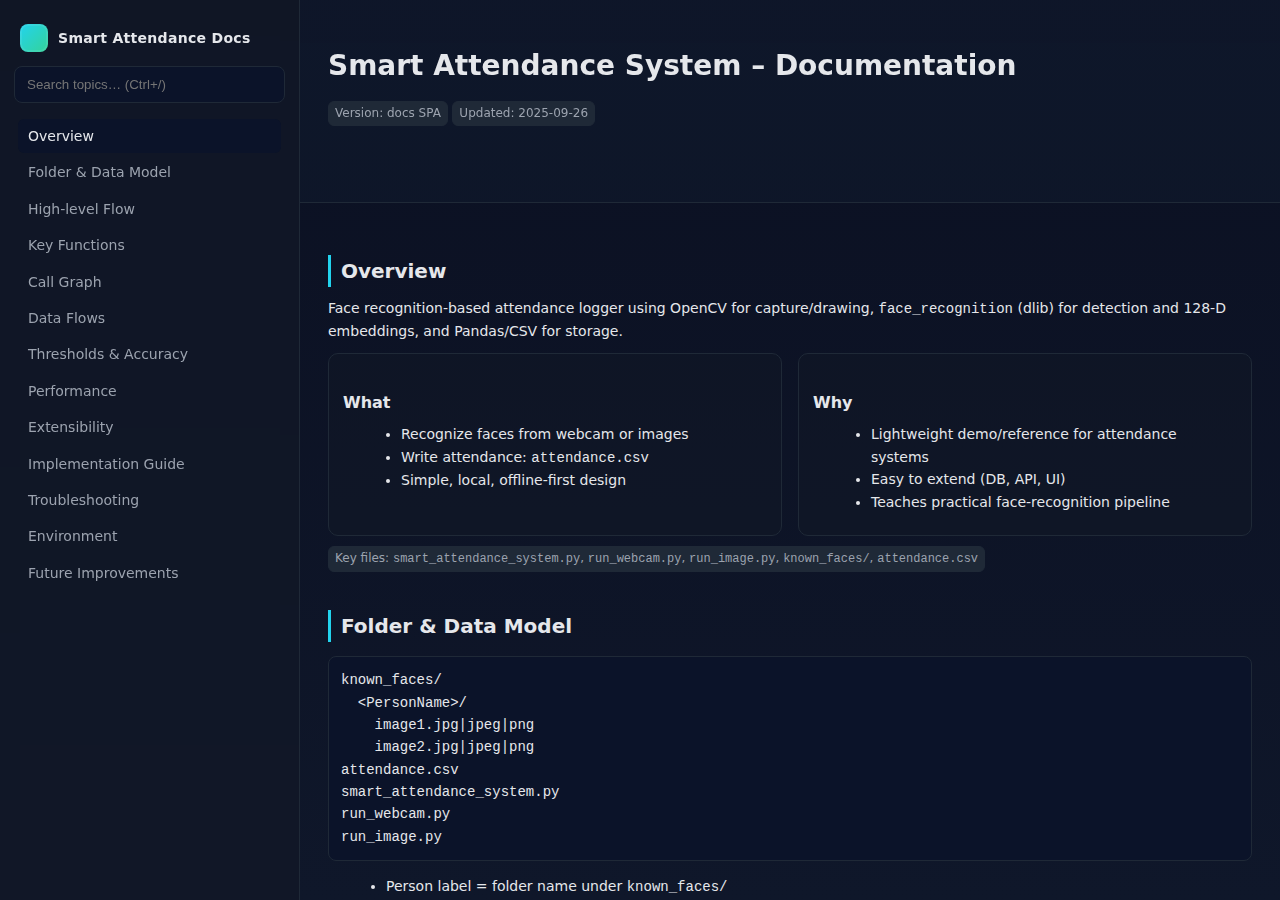
<file: projects/SmartAttendanceSystem/docs/index.html>
<!DOCTYPE html>
<html lang="en">
<head>
  <meta charset="utf-8" />
  <meta name="viewport" content="width=device-width, initial-scale=1" />
  <title>Smart Attendance System – Documentation</title>
  <style>
    :root{
      --bg:#0f172a;          /* slate-900 */
      --panel:#111827;       /* gray-900 */
      --text:#e5e7eb;        /* gray-200 */
      --muted:#9ca3af;       /* gray-400 */
      --brand:#22d3ee;       /* cyan-400 */
      --accent:#34d399;      /* emerald-400 */
      --border:#1f2937;      /* gray-800 */
      --link:#7dd3fc;        /* sky-300 */
      --badge:#1f2937;
    }
    *{box-sizing:border-box}
    html,body{height:100%}
    body{
      margin:0; font:14px/1.6 system-ui, -apple-system, Segoe UI, Roboto, Ubuntu, Cantarell, Noto Sans, "Helvetica Neue", Arial, sans-serif;
      color:var(--text); background:linear-gradient(180deg, #0b1022, var(--bg));
      display:flex; min-height:100vh;
    }
    .sidebar{
      width:300px; max-width:80vw; background:rgba(17,24,39,.8); backdrop-filter: blur(8px);
      border-right:1px solid var(--border); padding:18px 14px; position:sticky; top:0; height:100vh; overflow:auto;
    }
    .brand{display:flex; align-items:center; gap:10px; margin:6px 6px 14px;}
    .brand .logo{width:28px; height:28px; border-radius:8px; background:linear-gradient(135deg,var(--brand),var(--accent)); box-shadow:0 0 0 2px rgba(255,255,255,.08) inset}
    .brand .title{font-weight:700; letter-spacing:.3px}
    .search{position:sticky; top:0; background:inherit; padding-bottom:8px; margin-bottom:8px}
    .search input{width:100%; padding:10px 12px; border-radius:8px; border:1px solid var(--border); background:#0b1329; color:var(--text)}
    nav{margin-top:8px}
    nav a{display:block; color:var(--muted); text-decoration:none; padding:6px 10px; border-radius:6px; margin:2px 4px}
    nav a:hover, nav a.active{background:#0b1329; color:var(--text)}

    .content{
      flex:1; height:100vh; overflow:auto;
    }
    .container{max-width:1100px; margin:0 auto; padding:24px 28px 64px}
    header.hero{padding:8px 0 12px; border-bottom:1px solid var(--border); position:sticky; top:0; background:linear-gradient(180deg, rgba(15,23,42,.95), rgba(15,23,42,.92)); backdrop-filter: blur(6px); z-index:5}
    h1{font-size:28px; margin:12px 0}
    h2{font-size:20px; margin:28px 0 10px; border-left:3px solid var(--brand); padding-left:10px}
    h3{font-size:16px; margin:22px 0 8px}
    p{margin:10px 0}
    code, pre{font-family: ui-monospace, SFMono-Regular, Menlo, Monaco, Consolas, "Liberation Mono", "Courier New", monospace}
    pre{background:#0b1329; border:1px solid var(--border); padding:12px; border-radius:8px; overflow:auto}
    .kbd{border:1px solid var(--border); background:#0b1329; padding:2px 6px; border-radius:6px}
    .badge{display:inline-block; padding:2px 6px; background:var(--badge); border:1px solid var(--border); border-radius:6px; color:var(--muted); font-size:12px}
    .grid{display:grid; grid-template-columns:1fr 1fr; gap:16px}
    .card{border:1px solid var(--border); background:rgba(17,24,39,.6); border-radius:10px; padding:14px}
    ul{margin:8px 0 8px 18px}
    a{color:var(--link)}
    .footer{margin-top:40px; color:var(--muted); font-size:12px}
  </style>
</head>
<body>
  <aside class="sidebar">
    <div class="brand">
      <div class="logo"></div>
      <div class="title">Smart Attendance Docs</div>
    </div>
    <div class="search">
      <input id="search" type="search" placeholder="Search topics… (Ctrl+/)" />
    </div>
    <nav id="toc">
      <a href="#overview" class="active">Overview</a>
      <a href="#structure">Folder & Data Model</a>
      <a href="#flow">High-level Flow</a>
      <a href="#functions">Key Functions</a>
      <a href="#call-graph">Call Graph</a>
      <a href="#data-flows">Data Flows</a>
      <a href="#thresholds">Thresholds & Accuracy</a>
      <a href="#performance">Performance</a>
      <a href="#extensibility">Extensibility</a>
  <a href="#implementation">Implementation Guide</a>
      <a href="#troubleshooting">Troubleshooting</a>
      <a href="#environment">Environment</a>
      <a href="#future">Future Improvements</a>
    </nav>
  </aside>
  <main class="content">
    <header class="hero">
      <div class="container">
        <h1>Smart Attendance System – Documentation</h1>
        <div>
          <span class="badge">Version: docs SPA</span>
          <span class="badge">Updated: 2025‑09‑26</span>
        </div>
      </div>
    </header>

    <div class="container">

      <section id="overview">
        <h2>Overview</h2>
        <p>
          Face recognition-based attendance logger using OpenCV for capture/drawing,
          <code>face_recognition</code> (dlib) for detection and 128‑D embeddings,
          and Pandas/CSV for storage.
        </p>
        <div class="grid">
          <div class="card"><h3>What</h3>
            <ul>
              <li>Recognize faces from webcam or images</li>
              <li>Write attendance: <code>attendance.csv</code></li>
              <li>Simple, local, offline-first design</li>
            </ul>
          </div>
          <div class="card"><h3>Why</h3>
            <ul>
              <li>Lightweight demo/reference for attendance systems</li>
              <li>Easy to extend (DB, API, UI)</li>
              <li>Teaches practical face-recognition pipeline</li>
            </ul>
          </div>
        </div>
        <p class="badge">Key files: <code>smart_attendance_system.py</code>, <code>run_webcam.py</code>, <code>run_image.py</code>, <code>known_faces/</code>, <code>attendance.csv</code></p>
      </section>

      <section id="structure">
        <h2>Folder & Data Model</h2>
        <pre><code>known_faces/
  &lt;PersonName&gt;/
    image1.jpg|jpeg|png
    image2.jpg|jpeg|png
attendance.csv
smart_attendance_system.py
run_webcam.py
run_image.py
</code></pre>
        <ul>
          <li>Person label = folder name under <code>known_faces/</code></li>
          <li>Each image → 128‑D embedding; stored in memory at startup</li>
          <li>CSV columns: <code>Name, Date, Time</code>; one entry per person/day (by default)</li>
        </ul>
        <p class="badge">Implementation: <code>smart_attendance_system.py</code> → constants <code>KNOWN_FACES_DIR</code>, <code>ATTENDANCE_CSV</code></p>
      </section>

      <section id="flow">
        <h2>High‑level Flow</h2>
        <ol>
          <li>Load & encode known faces</li>
          <li>Recognize from webcam or images</li>
          <li>Mark attendance in CSV</li>
        </ol>
        <p class="badge">Implementation: <code>load_and_encode_faces()</code>, <code>recognize_faces_from_video()</code>, <code>recognize_faces_in_image()</code>, <code>mark_attendance()</code></p>
      </section>

      <section id="functions">
        <h2>Key Functions (smart_attendance_system.py)</h2>
        <div class="card">
          <h3>load_and_encode_faces(dir)</h3>
          <p>Scans <code>known_faces/</code>, loads images, computes encodings, returns <code>(known_encodings, known_names)</code>.</p>
          <p class="badge">Defined in: <code>smart_attendance_system.py</code></p>
        </div>
        <div class="card">
          <h3>mark_attendance(name, file, only_once)</h3>
          <p>Appends <code>Name, Date, Time</code> to CSV; can dedupe by day.</p>
          <p class="badge">Defined in: <code>smart_attendance_system.py</code> (writes <code>attendance.csv</code>)</p>
        </div>
        <div class="card">
          <h3>_match_face(enc, known_encs, known_names, threshold)</h3>
          <p>Helper to compute nearest neighbor and return predicted name + distance.</p>
          <p class="badge">Defined in: <code>smart_attendance_system.py</code></p>
        </div>
        <div class="card">
          <h3>recognize_faces_in_image(path, known_encs, known_names, mark)</h3>
          <p>Single‑image pipeline: read → BGR→RGB (contiguous) → detect → encode → nearest neighbor → optional attendance.</p>
          <p class="badge">Defined in: <code>smart_attendance_system.py</code> • Used by: <code>run_image.py</code></p>
        </div>
        <div class="card">
          <h3>recognize_faces_from_video(known_encs, known_names, file, index)</h3>
          <p>Webcam pipeline: capture loop → resize → BGR→RGB (contiguous) → detect → encode → draw → attendance → show.</p>
          <p class="badge">Defined in: <code>smart_attendance_system.py</code> • Used by: <code>run_webcam.py</code></p>
        </div>
      </section>

      <section id="call-graph">
        <h2>Call Graph</h2>
        <pre><code>run_webcam.py
  ├─ load_and_encode_faces()
  └─ recognize_faces_from_video()

run_image.py
  ├─ load_and_encode_faces()
  └─ recognize_faces_in_image()

recognize_faces_from_video()
  ├─ face_recognition.face_locations()
  ├─ face_recognition.face_encodings()
  └─ mark_attendance()

recognize_faces_in_image()
  ├─ face_recognition.face_locations()
  ├─ face_recognition.face_encodings()
  └─ mark_attendance() [optional]
</code></pre>
        <p class="badge">Files: <code>run_webcam.py</code>, <code>run_image.py</code>, <code>smart_attendance_system.py</code></p>
      </section>

      <section id="data-flows">
        <h2>Data Flows</h2>
        <div class="grid">
          <div class="card">
            <h3>Webcam</h3>
            <ol>
              <li>Frame → resize → RGB(contig) → detect faces</li>
              <li>Each face → encode(128‑D) → nearest neighbor</li>
              <li>Draw, label, mark attendance</li>
            </ol>
            <p class="badge">Implemented in: <code>smart_attendance_system.py</code> → <code>recognize_faces_from_video()</code></p>
          </div>
          <div class="card">
            <h3>Single Image</h3>
            <ol>
              <li>Read → RGB(contig) → detect → encode → nearest neighbor</li>
              <li>Optional: mark attendance</li>
            </ol>
            <p class="badge">Implemented in: <code>smart_attendance_system.py</code> → <code>recognize_faces_in_image()</code></p>
          </div>
        </div>
      </section>

      <section id="thresholds">
        <h2>Thresholds & Accuracy</h2>
        <ul>
          <li><code>FACE_MATCH_THRESHOLD</code> = 0.6 (typical 0.4–0.6)</li>
          <li>Lower = stricter (fewer false accepts), higher = more permissive</li>
          <li>Use 2–5 varied images per person (angles/lighting)</li>
        </ul>
        <p class="badge">Defined in: <code>smart_attendance_system.py</code> (constant)</p>
      </section>

      <section id="performance">
        <h2>Performance</h2>
        <ul>
          <li><code>SCALE_FACTOR</code> = 0.25 for faster per‑frame processing</li>
          <li>Consider caching encodings for large datasets</li>
          <li>GPU/different detectors can improve speed/robustness</li>
        </ul>
        <p class="badge">Defined in: <code>smart_attendance_system.py</code> (constant)</p>
      </section>

      <section id="extensibility">
        <h2>Extensibility</h2>
        <ul>
          <li>Swap CSV for DB in <code>mark_attendance</code> (SQLite/MySQL/Postgres)</li>
          <li>Expose REST API (Flask/FastAPI) or UI (Streamlit/Web)</li>
          <li>Use MTCNN/RetinaFace or alternative embeddings (FaceNet/ArcFace)</li>
        </ul>
        <p class="badge">Touch points: <code>mark_attendance()</code>, <code>recognize_faces_in_image()</code>, <code>recognize_faces_from_video()</code></p>
      </section>

      <section id="implementation">
        <h2>Implementation Guide – What / Why / How</h2>
        <div class="card">
          <h3>Face recognition pipeline</h3>
          <p><strong>What:</strong> detect faces → 128‑D encodings → nearest‑neighbor match.</p>
          <p><strong>Why:</strong> numeric embeddings allow fast, simple comparisons.</p>
          <p><strong>How:</strong> <code>face_recognition.face_locations</code>, <code>face_recognition.face_encodings</code>, <code>face_recognition.face_distance</code>.</p>
          <p class="badge">Code: <code>smart_attendance_system.py</code> → <code>recognize_faces_in_image()</code>, <code>recognize_faces_from_video()</code></p>
        </div>
        <div class="card">
          <h3>Data storage</h3>
          <p><strong>What:</strong> local CSV with <code>Name, Date, Time</code>.</p>
          <p><strong>Why:</strong> zero‑setup, Excel‑friendly.</p>
          <p><strong>How:</strong> Pandas; dedupe once/day.</p>
          <p class="badge">Code: <code>smart_attendance_system.py</code> → <code>mark_attendance()</code></p>
        </div>
        <div class="card">
          <h3>Known faces model</h3>
          <p><strong>What:</strong> <code>known_faces/&lt;PersonName&gt;/</code> with multiple photos.</p>
          <p><strong>Why:</strong> simple labeling, no metadata needed.</p>
          <p><strong>How:</strong> folder name is label; embeddings built at load.</p>
          <p class="badge">Code: <code>smart_attendance_system.py</code> → <code>load_and_encode_faces()</code></p>
        </div>
        <div class="card">
          <h3>Performance</h3>
          <p><strong>What:</strong> downscale frames, then draw boxes at original scale.</p>
          <p><strong>Why:</strong> faster CPU processing.</p>
          <p><strong>How:</strong> <code>SCALE_FACTOR</code> constant and coordinate rescaling.</p>
          <p class="badge">Code: <code>smart_attendance_system.py</code> → <code>recognize_faces_from_video()</code></p>
        </div>
        <div class="card">
          <h3>Robustness</h3>
          <p><strong>What:</strong> enforce RGB and contiguous arrays.</p>
          <p><strong>Why:</strong> required by dlib to avoid <code>compute_face_descriptor</code> TypeErrors.</p>
          <p><strong>How:</strong> <code>cv2.cvtColor(..., cv2.COLOR_BGR2RGB)</code> and <code>np.ascontiguousarray</code>.</p>
          <p class="badge">Code: conversion present in both image and video paths</p>
        </div>
        <p class="badge">See also: <code>docs/IMPLEMENTATION_GUIDE.md</code> for longer explanations.</p>
      </section>

      <section id="troubleshooting">
        <h2>Troubleshooting</h2>
        <ul>
          <li>TypeError in dlib: ensure RGB conversion and <code>np.ascontiguousarray</code></li>
          <li>Webcam not opening: try <code>CAMERA_INDEX = 1</code> or OS permissions</li>
          <li>Too many "Unknown": add better photos or tune threshold</li>
        </ul>
        <p class="badge">Relevant code: <code>recognize_faces_in_image()</code>, <code>recognize_faces_from_video()</code></p>
      </section>

      <section id="environment">
        <h2>Environment</h2>
        <ul>
          <li>Requirements: <code>face_recognition</code>, <code>opencv-python</code>, <code>numpy</code>, <code>pandas</code></li>
          <li>Windows: dlib often needs a matching prebuilt wheel</li>
        </ul>
        <p class="badge">Files: <code>requirements.txt</code>, <code>README.md</code></p>
      </section>

      <section id="future">
        <h2>Future Improvements</h2>
        <ul>
          <li>Hot‑reload encodings (press <span class="kbd">R</span>)</li>
          <li>Debounce repeat attendance in short windows</li>
          <li>Persist encodings for faster startup</li>
          <li>Add unit tests for utilities</li>
        </ul>
      </section>

      <div class="footer">© 2025 Smart Attendance System Docs</div>
    </div>
  </main>

  <script>
    // Simple SPA helpers: active link, smooth scroll, search filter
    const links = Array.from(document.querySelectorAll('#toc a'));
    const sections = links.map(a => document.querySelector(a.getAttribute('href')));
    const search = document.getElementById('search');

    function setActive() {
      let idx = 0;
      const y = window.scrollY + 100;
      sections.forEach((sec, i) => {
        if (sec && sec.offsetTop <= y) idx = i;
      });
      links.forEach(l => l.classList.remove('active'));
      links[idx].classList.add('active');
    }
    document.addEventListener('scroll', setActive, { passive: true });
    setActive();

    links.forEach(a => {
      a.addEventListener('click', (e) => {
        e.preventDefault();
        const id = a.getAttribute('href');
        document.querySelector(id).scrollIntoView({ behavior: 'smooth', block: 'start' });
        history.pushState(null, '', id);
      });
    });

    // Basic client-side search to filter TOC by text
    function doSearch(q){
      const t = q.trim().toLowerCase();
      links.forEach(a => {
        const show = a.textContent.toLowerCase().includes(t);
        a.style.display = show ? '' : 'none';
      });
    }
    search.addEventListener('input', () => doSearch(search.value));
    document.addEventListener('keydown', (e) => {
      if ((e.ctrlKey || e.metaKey) && e.key === '/') {
        e.preventDefault(); search.focus();
      }
    });
  </script>
</body>
</html>
</file>
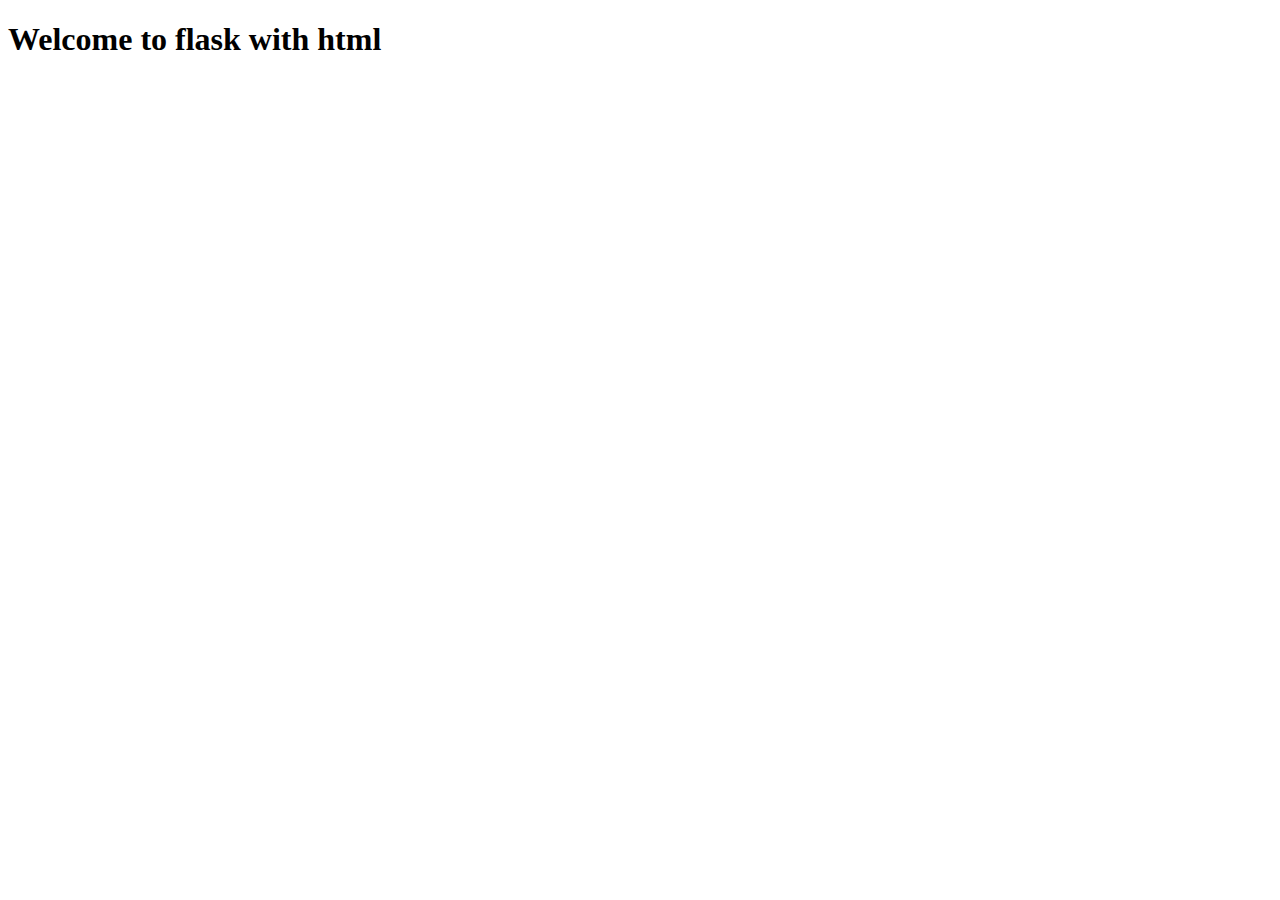
<file: deployment/appv1/demoflask/templates/index.html>
<!DOCTYPE html>
<html lang="en">
<head>
    <meta charset="UTF-8">
    <meta name="viewport" content="width=device-width, initial-scale=1.0">
    <title>Document</title>
</head>
<body>
    <H1>Welcome to flask with html</H1>
</body>
</html>
</file>
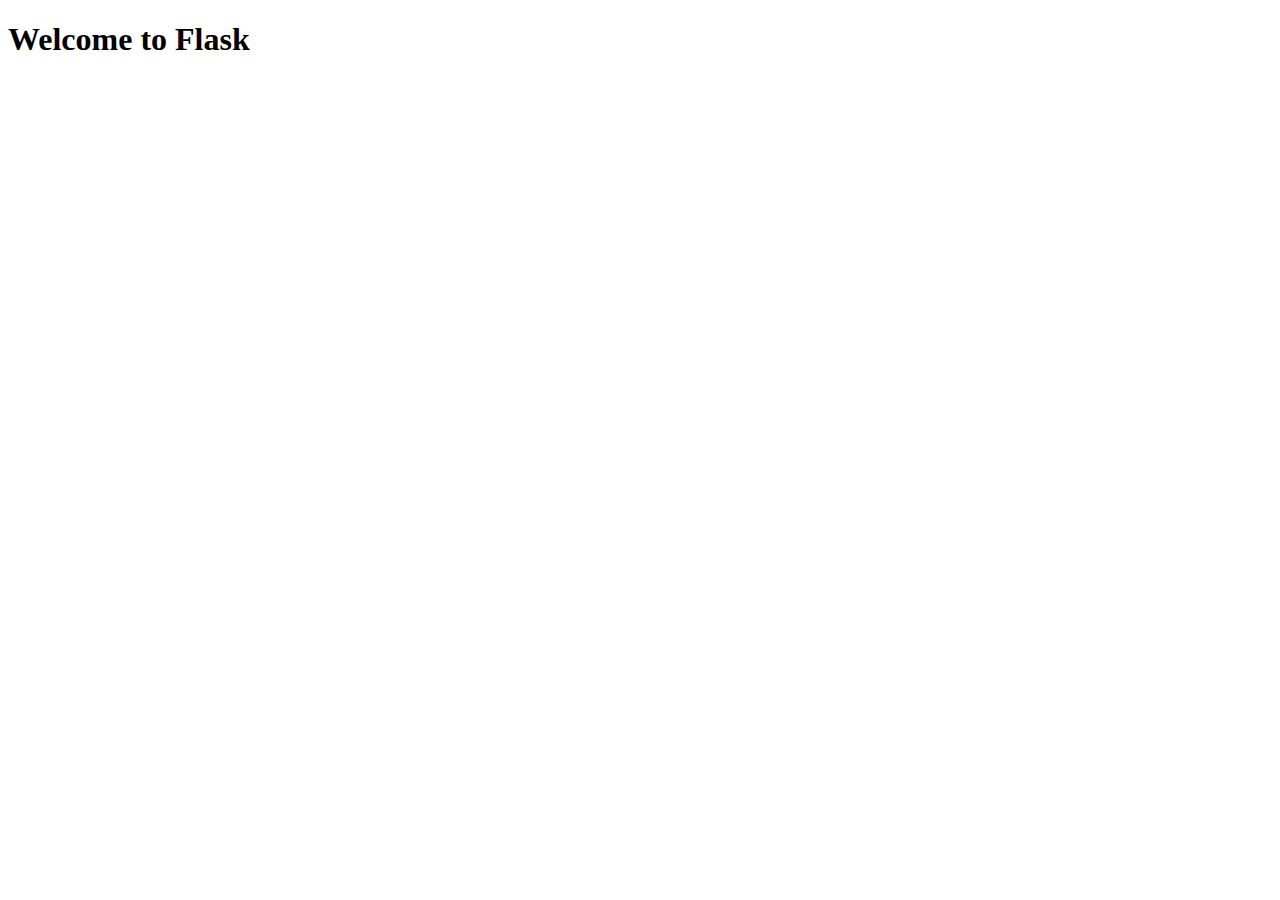
<file: deployment/appv1/firstpage.html>
<!DOCTYPE html>
<html lang="en">
<head>
    <meta charset="UTF-8">
    <meta name="viewport" content="width=device-width, initial-scale=1.0">
    <title>Document</title>
</head>
<body>
    <h1>Welcome to Flask</h1>
</body>
</html>
</file>
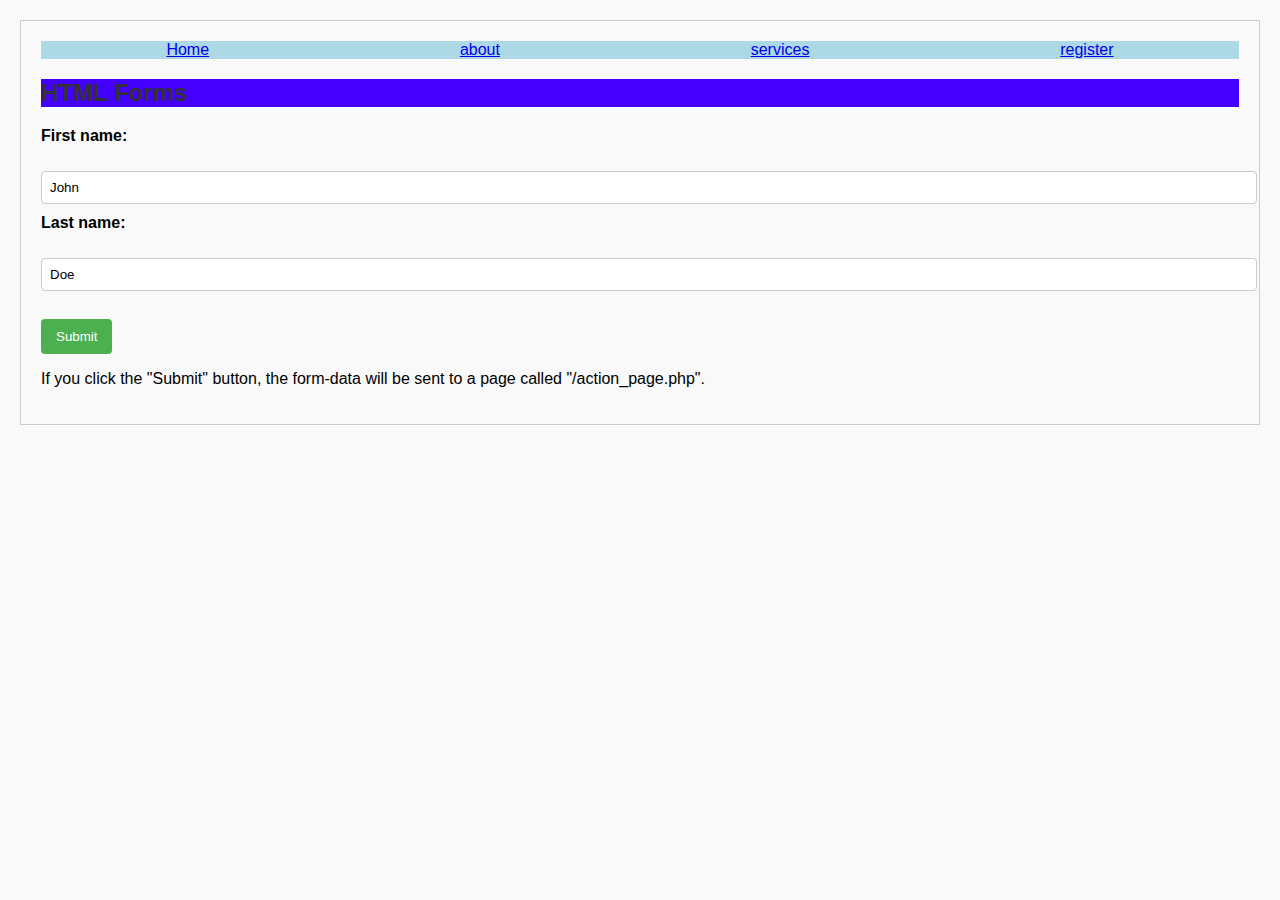
<file: deployment/appv1/demoflaskv2/templates/forms.html>
<!DOCTYPE html>
<html>


<head>
    <title>HTML Forms</title>
    <link rel="shortcut icon" href="https://trymeyourself.com/images/TryMeYourSelf-logo-head.png" type="image/x-icon">
   <link rel="stylesheet" href="css/style.css">
</head>
<body>


  <navbar >
        <div class="menus" style="display: flex; justify-content: space-around; background-color: lightblue;">
            <div class="child-menu">
                <a href="/">Home</a>
            </div>
            <div class="child-menu">
                <a href="/about">about</a>
            </div>
            <div class="child-menu">
                <a href="/services">services</a>
            </div>
            <div class="child-menu">
                <a href="/register">register</a>
            </div>
        </div>
    </navbar>

<h2 style="background-color: rgb(68, 0, 255);">HTML Forms</h2>

<form action="" method="post">
  <label for="fname">First name:</label><br>
  <input type="text" id="fname" name="fname" value="John"><br>
  <label for="lname">Last name:</label><br>
  <input type="text" id="lname" name="lname" value="Doe"><br><br>
  <input type="submit" value="Submit">
</form> 

<p>If you click the "Submit" button, the form-data will be sent to a page called "/action_page.php".</p>

</body>
</html>
</file>
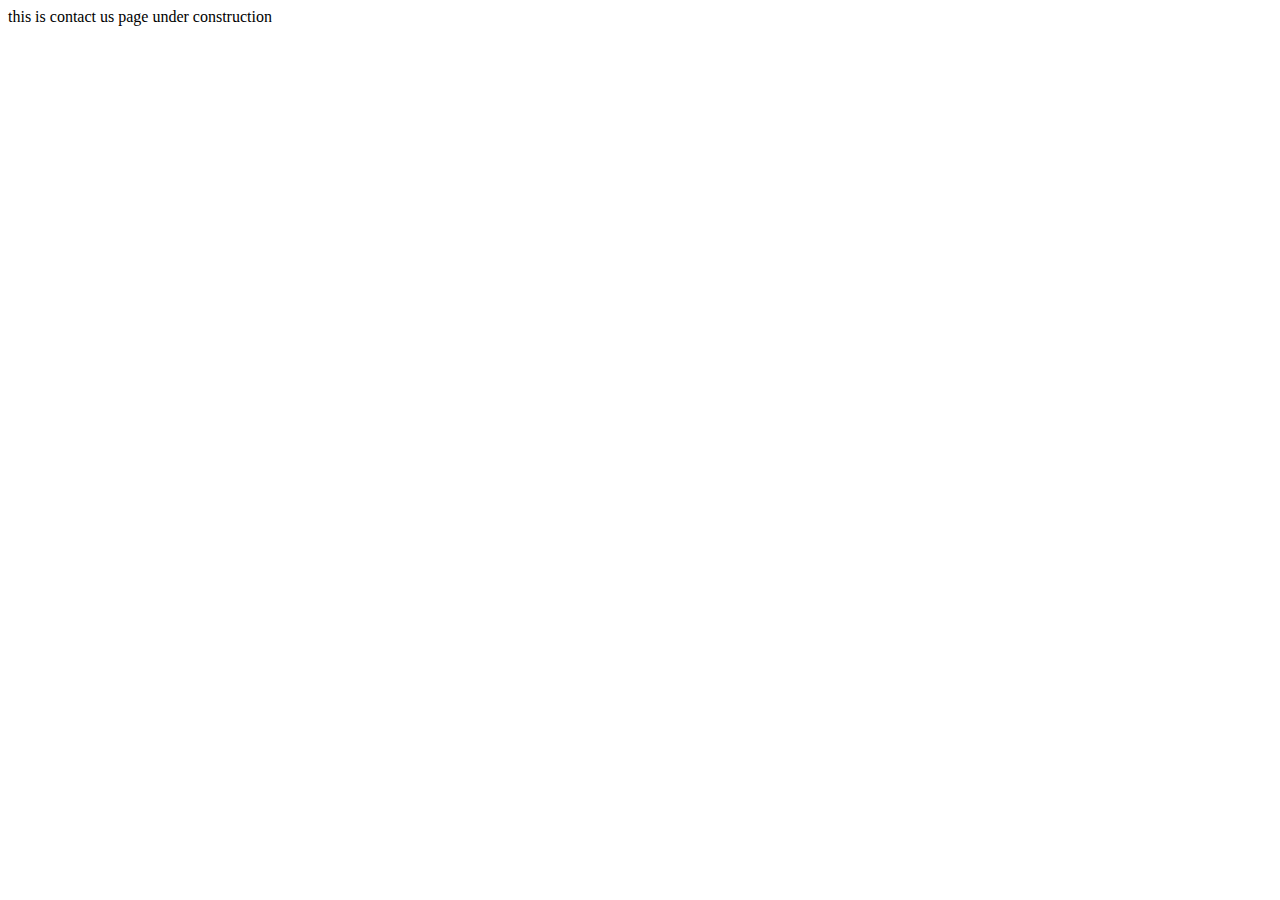
<file: deployment/appv1/flask_basic_app/templates/contactus.html>
<!DOCTYPE html>
<html lang="en">
<head>
    <meta charset="UTF-8">
    <meta name="viewport" content="width=device-width, initial-scale=1.0">
    <title>Document</title>
</head>
<body>
    this is contact us page
    under construction
</body>
</html>
</file>
<file: deployment/appv1/demoflaskv2/templates/css/style.css>
body {
            font-family: Arial, Helvetica, sans-serif;
            margin: 20px;
            padding: 20px;
            border: 1px solid #ccc;
            background-color: #f9f9f9;
        }

        h2 {
            color: #333;
        }

        form {
            margin-top: 20px;
        }

        label {
            display: block;
            margin-bottom: 8px;
            font-weight: bold;
        }

        input[type="text"] {
            width: 100%;
            padding: 8px;
            margin-bottom: 10px;
            border: 1px solid #ccc;
            border-radius: 4px;
        }

        input[type="submit"] {
            background-color: #4CAF50;
            color: white;
            padding: 10px 15px;
            border: none;
            border-radius: 4px;
            cursor: pointer;
        }

        input[type="submit"]:hover {
            background-color: #45a049;
        }
</file>
